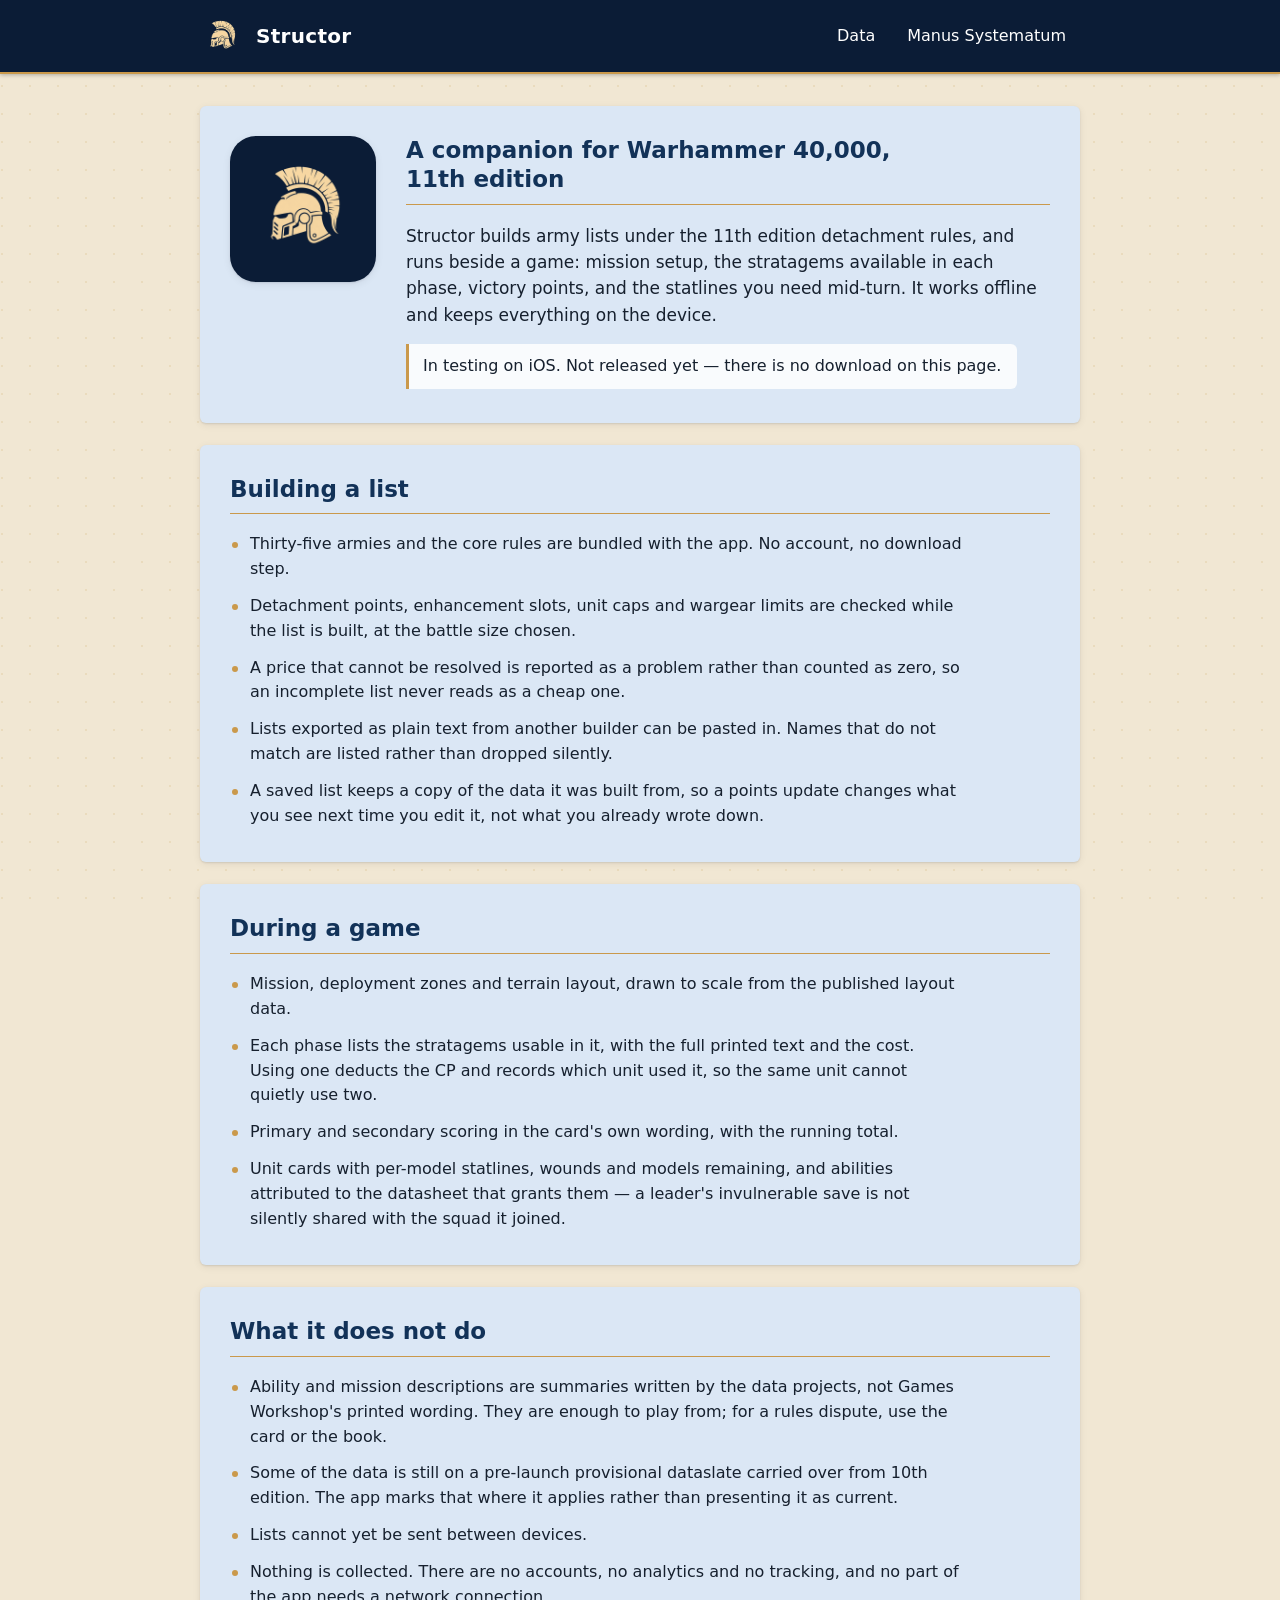
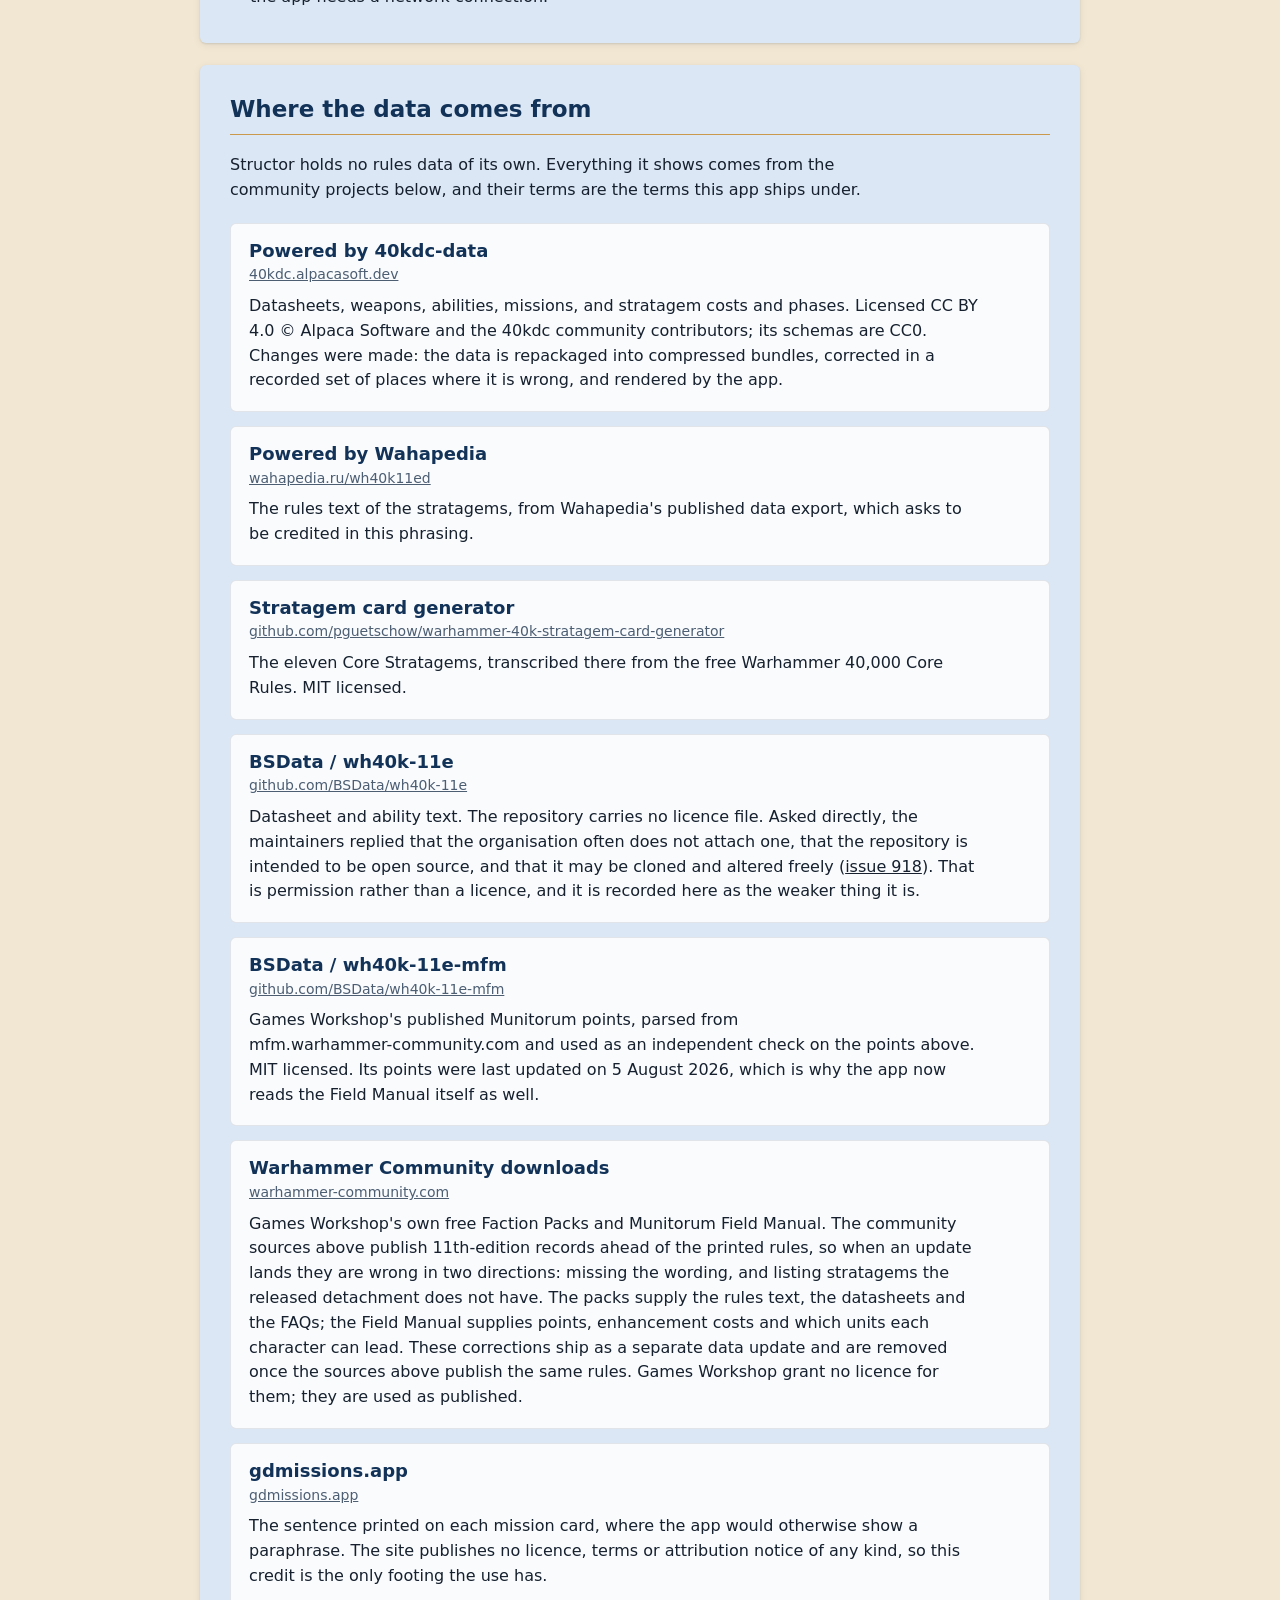
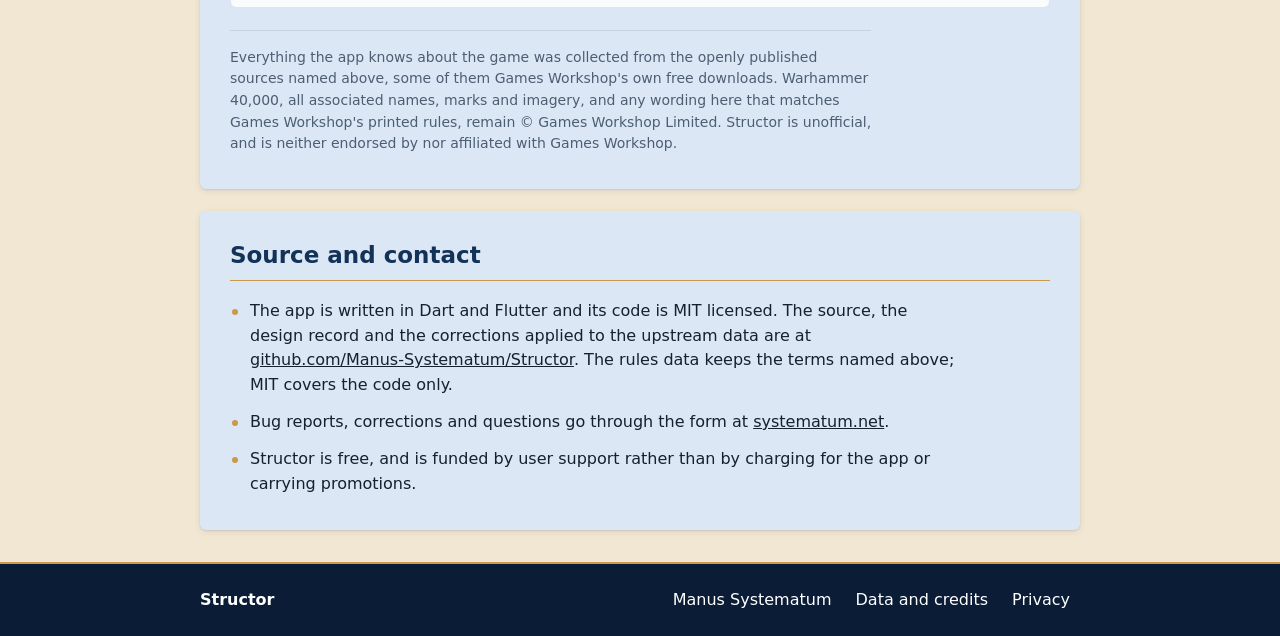
<file: index.html>
<!DOCTYPE html>
<html lang="en">
<head>
<meta charset="utf-8">
<meta name="viewport" content="width=device-width, initial-scale=1">
<title>Structor</title>
<meta name="description" content="A companion app for Warhammer 40,000 11th edition: army list building and an in-game assistant. Free, open source, offline.">
<link rel="canonical" href="https://structor.systematum.net/">
<link rel="icon" href="assets/favicon.ico" sizes="any">
<link rel="apple-touch-icon" href="assets/apple-touch-icon.png">
<link rel="stylesheet" href="style.css">
</head>
<body>

<header class="bar bar--top">
  <div class="bar__inner">
    <a class="brand" href="#top">
      <img class="brand__mark" src="assets/logo-mark.png" alt="" width="128" height="128">
      <span class="brand__name">Structor</span>
    </a>

    <nav class="nav" aria-label="Main">
      <a class="nav__link" href="#data">Data</a>
      <a class="nav__link" href="https://systematum.net">Manus Systematum</a>
    </nav>
  </div>
</header>

<main id="top" class="page">

  <section class="panel panel--hero" aria-labelledby="about-heading">
    <p class="hero__mark">
      <img src="assets/logo.png" alt="" width="512" height="512">
    </p>
    <div class="hero__body">
      <h1 id="about-heading" class="panel__heading">A companion for Warhammer 40,000, 11th&nbsp;edition</h1>
      <p class="statement">
        Structor builds army lists under the 11th edition detachment rules, and
        runs beside a game: mission setup, the stratagems available in each
        phase, victory points, and the statlines you need mid-turn. It works
        offline and keeps everything on the device.
      </p>
      <p class="status">
        In testing on iOS. Not released yet — there is no download on this page.
      </p>
    </div>
  </section>

  <section class="panel" aria-labelledby="build-heading">
    <h2 id="build-heading" class="panel__heading">Building a list</h2>
    <ul class="facts">
      <li>Thirty-five armies and the core rules are bundled with the app. No
        account, no download step.</li>
      <li>Detachment points, enhancement slots, unit caps and wargear limits
        are checked while the list is built, at the battle size chosen.</li>
      <li>A price that cannot be resolved is reported as a problem rather than
        counted as zero, so an incomplete list never reads as a cheap one.</li>
      <li>Lists exported as plain text from another builder can be pasted in.
        Names that do not match are listed rather than dropped silently.</li>
      <li>A saved list keeps a copy of the data it was built from, so a points
        update changes what you see next time you edit it, not what you
        already wrote down.</li>
    </ul>
  </section>

  <section class="panel" aria-labelledby="play-heading">
    <h2 id="play-heading" class="panel__heading">During a game</h2>
    <ul class="facts">
      <li>Mission, deployment zones and terrain layout, drawn to scale from the
        published layout data.</li>
      <li>Each phase lists the stratagems usable in it, with the full printed
        text and the cost. Using one deducts the CP and records which unit
        used it, so the same unit cannot quietly use two.</li>
      <li>Primary and secondary scoring in the card's own wording, with the
        running total.</li>
      <li>Unit cards with per-model statlines, wounds and models remaining, and
        abilities attributed to the datasheet that grants them — a leader's
        invulnerable save is not silently shared with the squad it joined.</li>
    </ul>
  </section>

  <section class="panel" aria-labelledby="limits-heading">
    <h2 id="limits-heading" class="panel__heading">What it does not do</h2>
    <ul class="facts">
      <li>Ability and mission descriptions are summaries written by the data
        projects, not Games Workshop's printed wording. They are enough to play
        from; for a rules dispute, use the card or the book.</li>
      <li>Some of the data is still on a pre-launch provisional dataslate
        carried over from 10th edition. The app marks that where it applies
        rather than presenting it as current.</li>
      <li>Lists cannot yet be sent between devices.</li>
      <li>Nothing is collected. There are no accounts, no analytics and no
        tracking, and no part of the app needs a network connection.</li>
    </ul>
  </section>

  <section class="panel" id="data" aria-labelledby="data-heading">
    <h2 id="data-heading" class="panel__heading">Where the data comes from</h2>
    <p class="panel__lead">
      Structor holds no rules data of its own. Everything it shows comes from
      the community projects below, and their terms are the terms this app
      ships under.
    </p>

    <ul class="sources">
      <li class="source">
        <h3 class="source__name">Powered by 40kdc-data</h3>
        <p class="source__link"><a href="https://40kdc.alpacasoft.dev">40kdc.alpacasoft.dev</a></p>
        <p class="source__text">
          Datasheets, weapons, abilities, missions, and stratagem costs and
          phases. Licensed CC BY 4.0 © Alpaca Software and the 40kdc community
          contributors; its schemas are CC0. Changes were made: the data is
          repackaged into compressed bundles, corrected in a recorded set of
          places where it is wrong, and rendered by the app.
        </p>
      </li>

      <li class="source">
        <h3 class="source__name">Powered by Wahapedia</h3>
        <p class="source__link"><a href="https://wahapedia.ru/wh40k11ed/">wahapedia.ru/wh40k11ed</a></p>
        <p class="source__text">
          The rules text of the stratagems, from Wahapedia's published data
          export, which asks to be credited in this phrasing.
        </p>
      </li>

      <li class="source">
        <h3 class="source__name">Stratagem card generator</h3>
        <p class="source__link"><a href="https://github.com/pguetschow/warhammer-40k-stratagem-card-generator">github.com/pguetschow/warhammer-40k-stratagem-card-generator</a></p>
        <p class="source__text">
          The eleven Core Stratagems, transcribed there from the free Warhammer
          40,000 Core Rules. MIT licensed.
        </p>
      </li>

      <li class="source">
        <h3 class="source__name">BSData / wh40k-11e</h3>
        <p class="source__link"><a href="https://github.com/BSData/wh40k-11e">github.com/BSData/wh40k-11e</a></p>
        <p class="source__text">
          Datasheet and ability text. The repository carries no licence file.
          Asked directly, the maintainers replied that the organisation often
          does not attach one, that the repository is intended to be open
          source, and that it may be cloned and altered freely
          (<a href="https://github.com/BSData/wh40k-11e/issues/918">issue 918</a>).
          That is permission rather than a licence, and it is recorded here as
          the weaker thing it is.
        </p>
      </li>

      <li class="source">
        <h3 class="source__name">BSData / wh40k-11e-mfm</h3>
        <p class="source__link"><a href="https://github.com/BSData/wh40k-11e-mfm">github.com/BSData/wh40k-11e-mfm</a></p>
        <p class="source__text">
          Games Workshop's published Munitorum points, parsed from
          <span class="nowrap">mfm.warhammer-community.com</span> and used as an
          independent check on the points above. MIT licensed. Its points were
          last updated on 5 August 2026, which is why the app now reads the
          Field Manual itself as well.
        </p>
      </li>

      <li class="source">
        <h3 class="source__name">Warhammer Community downloads</h3>
        <p class="source__link"><a href="https://www.warhammer-community.com/en-gb/downloads/warhammer-40000/">warhammer-community.com</a></p>
        <p class="source__text">
          Games Workshop's own free Faction Packs and Munitorum Field Manual.
          The community sources above publish 11th-edition records ahead of the
          printed rules, so when an update lands they are wrong in two
          directions: missing the wording, and listing stratagems the released
          detachment does not have. The packs supply the rules text, the
          datasheets and the FAQs; the Field Manual supplies points,
          enhancement costs and which units each character can lead. These
          corrections ship as a separate data update and are removed once the
          sources above publish the same rules. Games Workshop grant no licence
          for them; they are used as published.
        </p>
      </li>

      <li class="source">
        <h3 class="source__name">gdmissions.app</h3>
        <p class="source__link"><a href="https://gdmissions.app">gdmissions.app</a></p>
        <p class="source__text">
          The sentence printed on each mission card, where the app would
          otherwise show a paraphrase. The site publishes no licence, terms or
          attribution notice of any kind, so this credit is the only footing
          the use has.
        </p>
      </li>
    </ul>

    <p class="note">
      Everything the app knows about the game was collected from the openly
      published sources named above, some of them Games Workshop's own free
      downloads. Warhammer 40,000, all associated names,
      marks and imagery, and any wording here that matches Games Workshop's
      printed rules, remain © Games Workshop Limited. Structor is unofficial,
      and is neither endorsed by nor affiliated with Games Workshop.
    </p>
  </section>

  <section class="panel" aria-labelledby="source-heading">
    <h2 id="source-heading" class="panel__heading">Source and contact</h2>
    <ul class="facts">
      <li>The app is written in Dart and Flutter and its code is MIT licensed.
        The source, the design record and the corrections applied to the
        upstream data are at
        <a href="https://github.com/Manus-Systematum/Structor">github.com/Manus-Systematum/Structor</a>.
        The rules data keeps the terms named above; MIT covers the code only.</li>
      <li>Bug reports, corrections and questions go through the form at
        <a href="https://systematum.net/#support">systematum.net</a>.</li>
      <li>Structor is free, and is funded by user support rather than by
        charging for the app or carrying promotions.</li>
    </ul>
  </section>

</main>

<footer class="bar bar--bottom">
  <div class="bar__inner bar__inner--footer">
    <p class="footer__name">Structor</p>
    <ul class="footer__links">
      <li><a href="https://systematum.net">Manus Systematum</a></li>
      <li><a href="#data">Data and credits</a></li>
      <li><a href="privacy.html">Privacy</a></li>
    </ul>
  </div>
</footer>

</body>
</html>
</file>
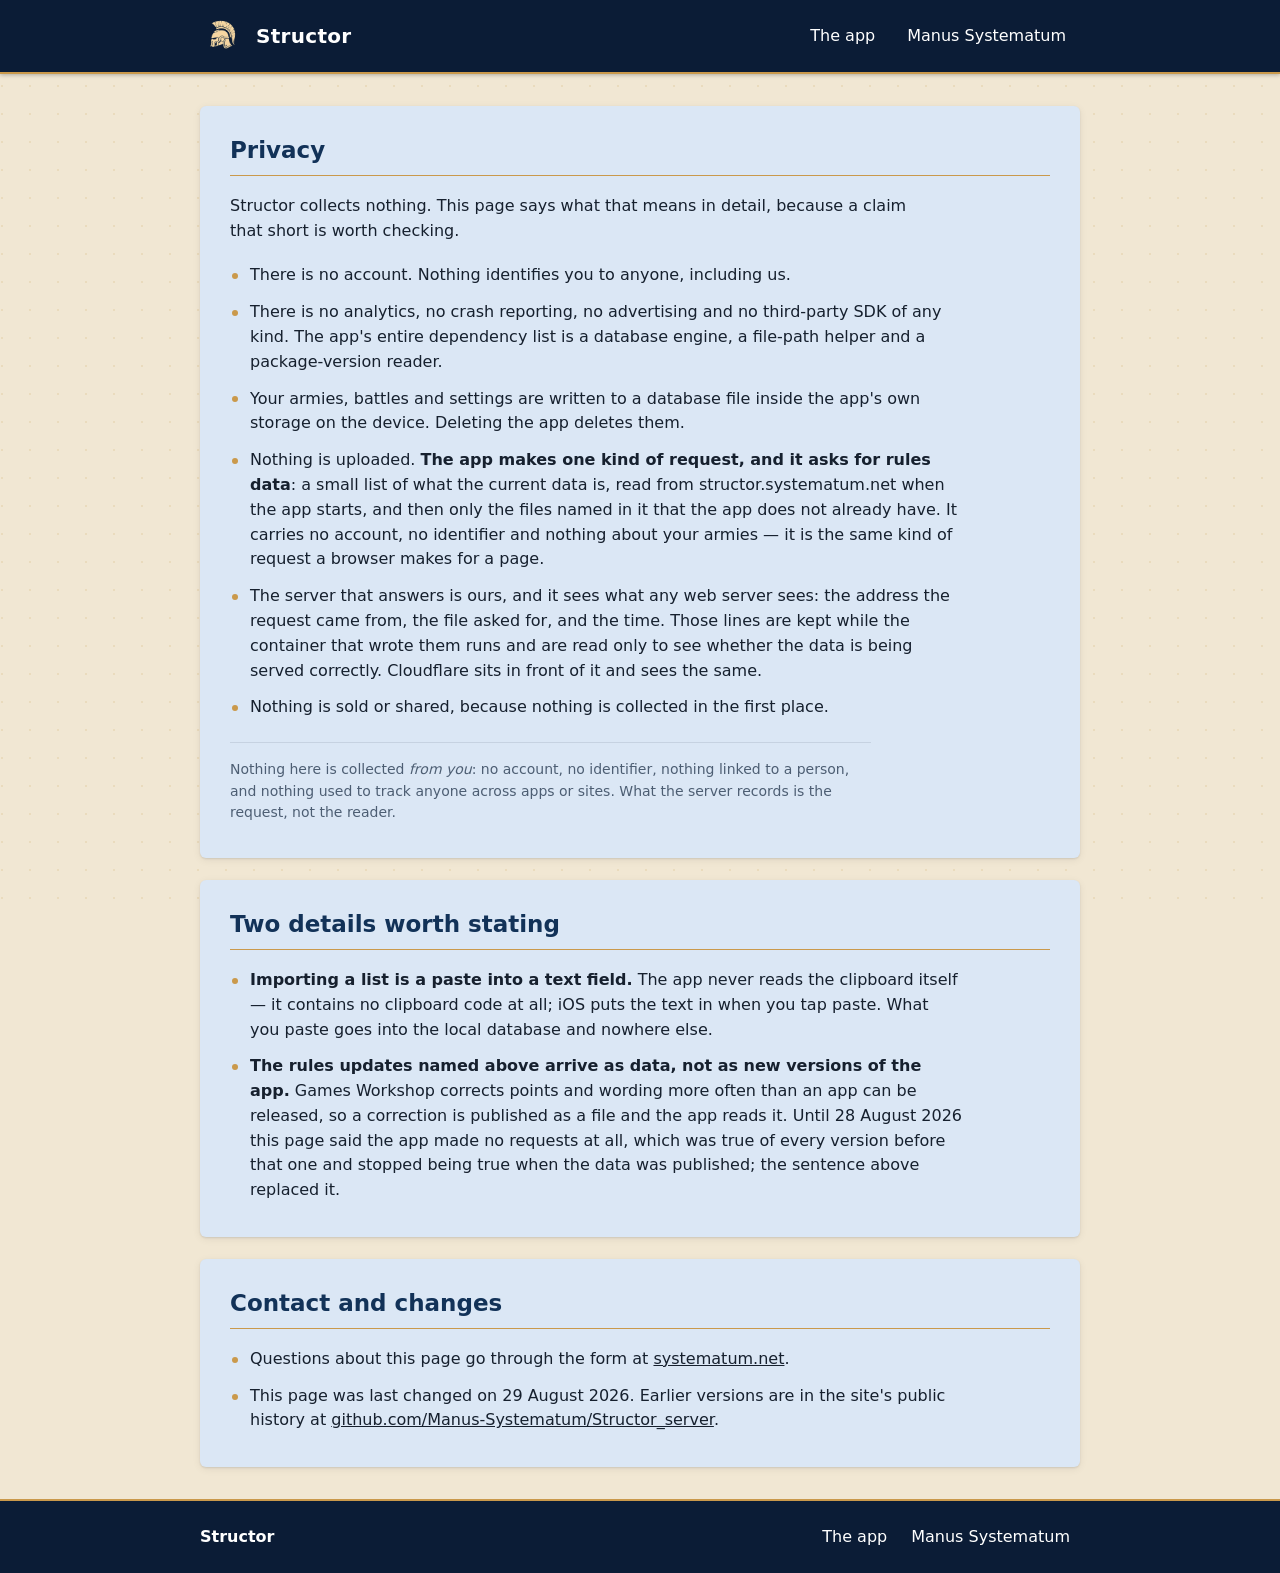
<file: privacy.html>
<!DOCTYPE html>
<html lang="en">
<head>
<meta charset="utf-8">
<meta name="viewport" content="width=device-width, initial-scale=1">
<title>Structor — Privacy</title>
<meta name="description" content="Structor collects nothing. No accounts, no analytics, no tracking. The only thing it sends is a request for its own rules data.">
<link rel="canonical" href="https://structor.systematum.net/privacy.html">
<link rel="icon" href="assets/favicon.ico" sizes="any">
<link rel="apple-touch-icon" href="assets/apple-touch-icon.png">
<link rel="stylesheet" href="style.css">
</head>
<body>

<header class="bar bar--top">
  <div class="bar__inner">
    <a class="brand" href="index.html">
      <img class="brand__mark" src="assets/logo-mark.png" alt="" width="128" height="128">
      <span class="brand__name">Structor</span>
    </a>

    <nav class="nav" aria-label="Main">
      <a class="nav__link" href="index.html">The app</a>
      <a class="nav__link" href="https://systematum.net">Manus Systematum</a>
    </nav>
  </div>
</header>

<main id="top" class="page">

  <section class="panel" aria-labelledby="privacy-heading">
    <h1 id="privacy-heading" class="panel__heading">Privacy</h1>
    <p class="panel__lead">
      Structor collects nothing. This page says what that means in detail,
      because a claim that short is worth checking.
    </p>

    <ul class="facts">
      <li>There is no account. Nothing identifies you to anyone, including us.</li>
      <li>There is no analytics, no crash reporting, no advertising and no
        third-party SDK of any kind. The app's entire dependency list is a
        database engine, a file-path helper and a package-version reader.</li>
      <li>Your armies, battles and settings are written to a database file
        inside the app's own storage on the device. Deleting the app deletes
        them.</li>
      <li>Nothing is uploaded. <strong>The app makes one kind of request, and
        it asks for rules data</strong>: a small list of what the current data
        is, read from structor.systematum.net when the app starts, and then
        only the files named in it that the app does not already have. It
        carries no account, no identifier and nothing about your armies —
        it is the same kind of request a browser makes for a page.</li>
      <li>The server that answers is ours, and it sees what any web server
        sees: the address the request came from, the file asked for, and the
        time. Those lines are kept while the container that wrote them runs
        and are read only to see whether the data is being served correctly.
        Cloudflare sits in front of it and sees the same.</li>
      <li>Nothing is sold or shared, because nothing is collected in the first
        place.</li>
    </ul>

    <p class="note">
      Nothing here is collected <em>from you</em>: no account, no identifier,
      nothing linked to a person, and nothing used to track anyone across
      apps or sites. What the server records is the request, not the reader.
    </p>
  </section>

  <section class="panel" aria-labelledby="detail-heading">
    <h2 id="detail-heading" class="panel__heading">Two details worth stating</h2>
    <ul class="facts">
      <li><strong>Importing a list is a paste into a text field.</strong> The
        app never reads the clipboard itself — it contains no clipboard code at
        all; iOS puts the text in when you tap paste. What you paste goes into
        the local database and nowhere else.</li>
      <li><strong>The rules updates named above arrive as data, not as new
        versions of the app.</strong> Games Workshop corrects points and
        wording more often than an app can be released, so a correction is
        published as a file and the app reads it. Until 28 August 2026 this
        page said the app made no requests at all, which was true of every
        version before that one and stopped being true when the data was
        published; the sentence above replaced it.</li>
    </ul>
  </section>

  <section class="panel" aria-labelledby="contact-heading">
    <h2 id="contact-heading" class="panel__heading">Contact and changes</h2>
    <ul class="facts">
      <li>Questions about this page go through the form at
        <a href="https://systematum.net/#support">systematum.net</a>.</li>
      <li>This page was last changed on 29 August 2026. Earlier versions are in
        the site's public history at
        <a href="https://github.com/Manus-Systematum/Structor_server">github.com/Manus-Systematum/Structor_server</a>.</li>
    </ul>
  </section>

</main>

<footer class="bar bar--bottom">
  <div class="bar__inner bar__inner--footer">
    <p class="footer__name">Structor</p>
    <ul class="footer__links">
      <li><a href="index.html">The app</a></li>
      <li><a href="https://systematum.net">Manus Systematum</a></li>
    </ul>
  </div>
</footer>

</body>
</html>
</file>
<file: style.css>
/* Structor — landing page.
   Same visual language as systematum.net, deliberately: this is a subdomain of
   that distribution and should read as one. Tokens, spacing grid, elevation and
   type stack are carried over unchanged; what differs is the content, and the
   two rules this page needs that page does not (.facts and .sources).

   Material-derived: flat surfaces, one elevation step, 4px spacing grid, 48px
   touch targets. No transitions, no parallax, no reveal-on-scroll. */

:root {
  /* Carried from systematum.net, which took them from the group's logo. The
     Structor app icon happens to be drawn in the same two colours, so the
     helmet needs no adjustment to sit on the navy. */
  --navy:        #0b1c36;  /* header, footer, the logo tile */
  --navy-deep:   #05101f;  /* hover on navy */
  --navy-ink:    #123258;  /* headings on pale blue */
  --page:        #f1e7d3;  /* pale gold — the pinned background */
  --panel:       #dbe7f5;  /* the sections */
  --surface:     #f9fbfd;  /* source cards, inside the panels */
  --gold:        #ca994b;  /* accent: heading rules, the bars' edge, list marks */
  --ink:         #16202e;
  --ink-muted:   #4d5e73;
  --hairline:    rgba(11, 28, 54, 0.10);
  --on-navy:     #ffffff;

  --font: Calibri, Carlito, "Segoe UI", Candara, "Trebuchet MS", system-ui,
          -apple-system, sans-serif;

  --radius: 6px;
  --shadow:     0 1px 2px rgba(5, 16, 31, 0.10), 0 2px 8px rgba(5, 16, 31, 0.07);
  --shadow-bar: 0 1px 4px rgba(5, 16, 31, 0.28);
}

*, *::before, *::after { box-sizing: border-box; }

html { -webkit-text-size-adjust: 100%; }

body {
  margin: 0;
  font-family: var(--font);
  font-size: 16px;
  line-height: 1.55;
  color: var(--ink);

  background-color: var(--page);
  background-image: url("data:image/svg+xml,%3Csvg xmlns='http://www.w3.org/2000/svg' width='28' height='28'%3E%3Ccircle cx='2' cy='2' r='1' fill='%23ca994b' fill-opacity='0.22'/%3E%3C/svg%3E");
  background-repeat: repeat;
  background-attachment: fixed;
}

a { color: inherit; }

img { max-width: 100%; height: auto; }

h1, h2, h3 { margin: 0; font-weight: 600; line-height: 1.25; }

.nowrap { white-space: nowrap; }

/* ---------------------------------------------------------------- bars --- */

.bar { background: var(--navy); color: var(--on-navy); }

.bar--top    { border-bottom: 2px solid var(--gold); box-shadow: var(--shadow-bar); }
.bar--bottom { border-top: 2px solid var(--gold); }

.bar__inner {
  max-width: 920px;
  margin: 0 auto;
  padding: 0 20px;
  min-height: 72px;
  display: flex;
  align-items: center;
  justify-content: space-between;
  gap: 16px;
}

.brand {
  display: flex;
  align-items: center;
  gap: 12px;
  padding: 8px 0;
  text-decoration: none;
}

.brand__mark { width: 44px; height: 44px; }

.brand__name {
  font-size: 20px;
  font-weight: 600;
  letter-spacing: 0.015em;
}

.nav { display: flex; align-items: center; gap: 4px; }

.nav__link {
  display: flex;
  align-items: center;
  min-height: 48px;
  padding: 0 14px;
  font-size: 16px;
  color: var(--on-navy);
  text-decoration: none;
  border-radius: var(--radius);
}

.nav__link:hover { background: var(--navy-deep); }

/* ----------------------------------------------------- central section --- */

.page {
  max-width: 920px;
  margin: 32px auto;
  padding: 0 20px;
  display: flex;
  flex-direction: column;
  gap: 22px;
}

.panel {
  background: var(--panel);
  border-radius: var(--radius);
  box-shadow: var(--shadow);
  padding: 30px 30px 34px;
}

.panel__heading {
  font-size: 23px;
  color: var(--navy-ink);
  padding-bottom: 10px;
  border-bottom: 1px solid var(--gold);
  margin-bottom: 18px;
}

.panel__lead { margin: 0 0 20px; max-width: 68ch; }

/* ---------------------------------------------------------------- hero --- */

.panel--hero { display: flex; align-items: flex-start; gap: 30px; }

/* The mark is gold line art and needs a dark ground. A rounded tile rather
   than the circle systematum.net uses, because this is the app's own icon and
   an app icon is a squircle everywhere else it appears. */
.hero__mark {
  flex: none;
  margin: 0;
  width: 146px;
  height: 146px;
  border-radius: 26px;
  background: var(--navy);
  display: flex;
  align-items: center;
  justify-content: center;
  box-shadow: var(--shadow);
}

.hero__mark img { width: 122px; height: 122px; }

.hero__body { min-width: 0; }

.statement { margin: 0; font-size: 17px; max-width: 60ch; }

/* The one line on the page a reader might act on wrongly: it says there is no
   download. Set apart so it is not skimmed past, without an alert colour —
   nothing here is a warning. */
.status {
  margin: 16px 0 0;
  padding: 10px 14px;
  background: var(--surface);
  border-left: 3px solid var(--gold);
  border-radius: 0 var(--radius) var(--radius) 0;
  max-width: 60ch;
}

/* --------------------------------------------------------------- lists --- */

/* Custom marker: the default bullet sits too tight to the text at this size,
   and a gold one ties the lists to the heading rules. */
.facts {
  margin: 0;
  padding: 0;
  list-style: none;
  display: flex;
  flex-direction: column;
  gap: 12px;
  max-width: 72ch;
}

.facts li {
  position: relative;
  padding-left: 20px;
}

.facts li::before {
  content: "";
  position: absolute;
  left: 2px;
  top: 0.62em;
  width: 6px;
  height: 6px;
  border-radius: 50%;
  background: var(--gold);
}

.facts a { text-decoration: underline; }

/* -------------------------------------------------------------- sources --- */

.sources {
  margin: 0;
  padding: 0;
  list-style: none;
  display: flex;
  flex-direction: column;
  gap: 14px;
}

/* A card each, rather than one long list: the licence terms are the point of
   this section, and each source's terms are a separate fact from its
   neighbour's. */
.source {
  background: var(--surface);
  border: 1px solid var(--hairline);
  border-radius: var(--radius);
  padding: 16px 18px 18px;
}

.source__name { font-size: 18px; color: var(--navy-ink); }

.source__link {
  margin: 2px 0 8px;
  font-size: 14px;
  word-break: break-word;
}

.source__link a { color: var(--ink-muted); }

.source__text { margin: 0; max-width: 72ch; }

.source__text a { text-decoration: underline; }

.note {
  margin: 22px 0 0;
  padding-top: 16px;
  border-top: 1px solid var(--hairline);
  font-size: 14px;
  color: var(--ink-muted);
  max-width: 72ch;
}

a:focus-visible,
.nav__link:focus-visible,
.brand:focus-visible {
  outline: 3px solid var(--navy);
  outline-offset: 2px;
}

/* ------------------------------------------------------------- footer --- */

.bar__inner--footer { flex-wrap: wrap; padding-top: 14px; padding-bottom: 14px; }

.footer__name { margin: 0; font-weight: 600; }

.footer__links {
  margin: 0;
  padding: 0;
  list-style: none;
  display: flex;
  flex-wrap: wrap;
  gap: 4px;
}

.footer__links a {
  display: flex;
  align-items: center;
  min-height: 40px;
  padding: 0 10px;
  text-decoration: none;
  border-radius: var(--radius);
}

.footer__links a:hover { background: var(--navy-deep); text-decoration: underline; }

/* ------------------------------------------------------------- narrow --- */

@media (max-width: 700px) {
  .panel--hero { flex-direction: column; align-items: center; gap: 22px; }
  .hero__mark { width: 128px; height: 128px; border-radius: 24px; }
  .hero__mark img { width: 106px; height: 106px; }
}

@media (max-width: 620px) {
  .bar__inner { flex-wrap: wrap; padding-top: 12px; padding-bottom: 12px; }
  .brand__name { font-size: 18px; }
  .brand__mark { width: 40px; height: 40px; }
  .page { margin: 22px auto; }
  .panel { padding: 24px 20px 28px; }
  .panel__heading { font-size: 21px; }
  .nav__link { padding: 0 10px; }
}
</file>
